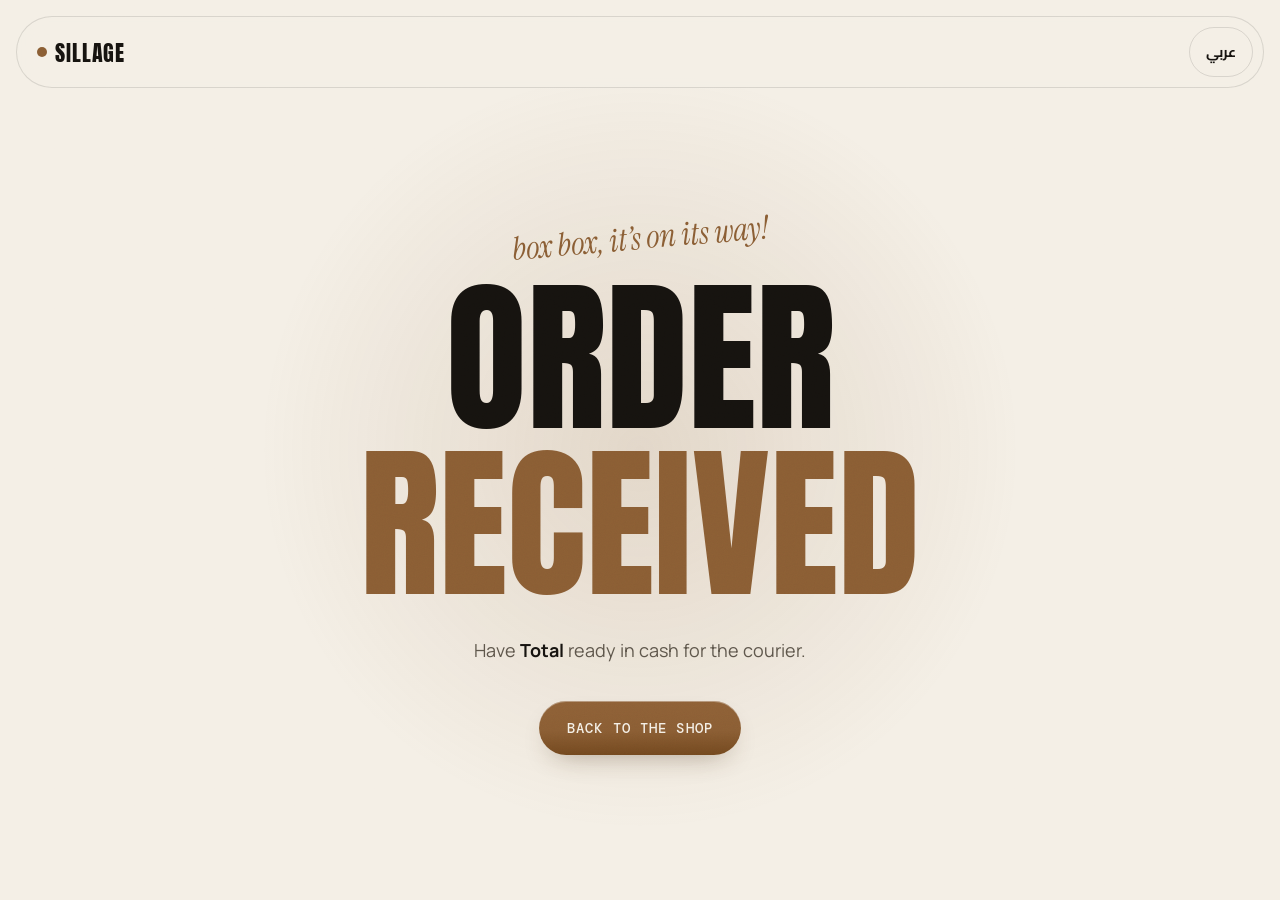
<file: success.html>
<!doctype html>
<html lang="en">
<head>
<meta charset="utf-8">
<meta name="viewport" content="width=device-width, initial-scale=1">
<title>Order received — Sillage</title>
<meta name="robots" content="noindex">
<link rel="icon" href="data:image/svg+xml,%3Csvg xmlns=%27http://www.w3.org/2000/svg%27 viewBox=%270 0 64 64%27%3E%3Crect width=%2764%27 height=%2764%27 rx=%2714%27 fill=%27%2316130f%27/%3E%3Ccircle cx=%2732%27 cy=%2732%27 r=%2711%27 fill=%27%23d9b48a%27/%3E%3C/svg%3E">
<meta name="theme-color" content="#f4efe6">
<link rel="preconnect" href="https://fonts.googleapis.com">
<link rel="preconnect" href="https://fonts.gstatic.com" crossorigin>
<link href="https://fonts.googleapis.com/css2?family=Anton&family=Aref+Ruqaa:wght@700&family=Cairo:wght@400;600;700;900&family=DM+Mono:wght@400;500&family=Manrope:wght@400;500;700&family=Instrument+Serif:ital@0;1&display=swap" rel="stylesheet">
<link rel="stylesheet" href="styles.css?v=8e4d5c79">
<script src="products.js?v=3ceaa1e1"></script>
<script src="i18n.js?v=fc83e231"></script>
<style>
body{min-height:100svh;display:grid;place-items:center;padding:120px 16px 48px;text-align:center}
body::before{content:"";position:fixed;width:70vmax;height:70vmax;border-radius:50%;background:radial-gradient(circle,rgba(139,94,52,.16),transparent 60%);top:50%;left:50%;transform:translate(-50%,-50%);z-index:-1}
.hand{font-family:var(--hand);color:var(--gold);font-size:clamp(22px,3vw,32px);transform:rotate(-5deg);display:inline-block;margin-bottom:16px}
h1{font-size:clamp(64px,13vw,200px)}
h1 span{color:var(--gold);display:block}
.order{display:inline-flex;gap:12px;align-items:center;margin-top:32px;padding:10px 12px;padding-inline-start:20px;border:1px solid var(--line);border-radius:999px}
.order b{font-family:'DM Mono',monospace;font-size:16px;color:var(--paper);letter-spacing:.06em;direction:ltr}
.order button{background:var(--ink-3);border-radius:999px;padding:8px 14px}
.order button:hover{background:var(--gold);color:var(--ink)}
p.msg{color:var(--muted);font-size:18px;line-height:1.65;max-width:46ch;margin:28px auto 36px}
p.msg strong{color:var(--paper);font-weight:700}
</style>
</head>
<body>
<nav class="nav" aria-label="Main">
  <a href="index.html" class="logo"><i></i>SILLAGE</a>
  <div class="nav-end"><button class="lang" data-lang-toggle></button></div>
</nav>
<main>
  <span class="hand" data-i18n="okHand"></span>
  <h1 class="display"><span style="color:var(--paper)" data-i18n="okTitleA"></span><span data-i18n="okTitleB"></span></h1>
  <div class="order label" id="orderBox" hidden><span data-i18n="okOrder"></span><b id="orderId"></b><button id="copy" type="button"></button></div>
  <p class="msg" id="msg"></p>
  <a class="big-btn label" href="index.html"><span data-i18n="okBack"></span></a>
</main>
<script>
const q = new URLSearchParams(location.search);
const id = q.get('order') || '', method = q.get('method') || 'cod';
const amount = Math.max(0, parseInt(q.get('total'), 10) || 0);
saveCart([]);   // the order went through, so the bag is done

function draw() {
  document.getElementById('orderBox').hidden = !id;
  document.getElementById('orderId').textContent = id;
  document.getElementById('copy').textContent = t('okCopy');
  const total = `<strong>${amount ? money(amount) : t('total')}</strong>`;
  const handle = `<strong dir="ltr">${CATALOG.instapay.replace(/[<>&"]/g, '')}</strong>`;
  document.getElementById('msg').innerHTML =
    method === 'card' ? t('okCard') : method === 'instapay' ? t('okInsta', { total, handle }) : t('okCod', { total });
}
document.getElementById('copy').onclick = async () => {
  try { await navigator.clipboard.writeText(id); document.getElementById('copy').textContent = t('okCopied'); } catch (e) {}
};
document.addEventListener('langchange', draw);
document.addEventListener('DOMContentLoaded', draw);
</script>
</body>
</html>
</file>
<file: styles.css>
/* Sillage shared styles: tokens, type, nav, bag, forms. English + Arabic (RTL). */
:root{
  --ink:#f4efe6; --ink-2:#ece5d7; --ink-3:#e1d6c3;
  --paper:#16130f; --muted:#5e564b;
  --gold:#8b5e34; --gold-dim:#6e4825; --danger:#b3261e;
  --line:rgba(22,19,15,.12);
  --display:'Anton',sans-serif; --display-w:400; --display-lh:1;
  --label:'DM Mono',ui-monospace,monospace; --track:.08em; --case:uppercase;
  --body:'Manrope',system-ui,sans-serif;
  --hand:'Instrument Serif',serif;
  --ease:cubic-bezier(.16,1,.3,1);
  color-scheme:light;
}
/* Arabic: Cairo for everything, Aref Ruqaa for the hand-written notes. Arabic letters must never be letter-spaced. */
html[lang=ar]{
  --display:'Cairo',sans-serif; --display-w:900; --display-lh:1.3;
  --label:'Cairo',sans-serif; --track:0; --case:none;
  --body:'Cairo',system-ui,sans-serif; --hand:'Aref Ruqaa',serif;
}
*{box-sizing:border-box;margin:0;padding:0}
[hidden]{display:none!important}
[id]{scroll-margin-top:104px}
html{scroll-behavior:smooth;overflow-x:clip;scrollbar-color:var(--ink-3) var(--ink)}
body{background:var(--ink);color:var(--paper);font-family:var(--body);-webkit-font-smoothing:antialiased;caret-color:var(--gold)}
a{color:inherit;text-decoration:none}
button{font:inherit;color:inherit;background:none;border:0;cursor:pointer}
::selection{background:var(--gold);color:var(--ink)}
:focus-visible{outline:2px solid var(--gold);outline-offset:3px;border-radius:6px}
::-webkit-scrollbar{width:10px}
::-webkit-scrollbar-track{background:var(--ink)}
::-webkit-scrollbar-thumb{background:var(--ink-3);border-radius:10px;border:2px solid var(--ink)}
.label{font-family:var(--label);font-size:12px;text-transform:var(--case);letter-spacing:var(--track)}
.label button{text-transform:inherit;letter-spacing:inherit;font-size:inherit}
html[lang=ar] .label{font-size:14px;font-weight:600}
.display{font-family:var(--display);font-weight:var(--display-w);text-transform:uppercase;line-height:var(--display-lh)}
[dir=rtl] .arrow{transform:scaleX(-1)}

/* ---------- NAV ---------- */
.nav{position:fixed;inset:16px 16px auto;z-index:50;display:flex;align-items:center;justify-content:space-between;gap:12px;
  padding:10px;padding-inline-start:20px;border-radius:999px;background:rgba(244,239,230,.84);backdrop-filter:blur(14px);border:1px solid var(--line)}
.logo{font-family:'Anton',sans-serif;font-size:22px;letter-spacing:.04em;display:flex;align-items:center;gap:8px}
.logo i{width:10px;height:10px;border-radius:50%;background:var(--gold);display:inline-block}
.nav ul{display:flex;gap:28px;list-style:none}
.nav ul a{color:var(--muted);transition:color .2s}
.nav ul a:hover{color:var(--gold)}
.nav-end{display:flex;gap:8px;align-items:center}
.lang{border:1px solid var(--line);border-radius:999px;padding:11px 16px;font-size:14px;transition:border-color .2s}
.lang:hover{border-color:var(--paper)}
.lang:lang(ar){font-family:'Cairo',sans-serif;font-weight:700}
.lang:lang(en){font-family:'DM Mono',monospace;font-size:12px;text-transform:uppercase;letter-spacing:.08em}
.pill{background:var(--gold);color:var(--ink);font-weight:500;padding:12px 18px;border-radius:999px;display:inline-flex;gap:10px;align-items:center;transition:transform .2s var(--ease)}
.pill:hover{transform:scale(1.04)}
.pill b{background:var(--ink);color:var(--gold);border-radius:999px;min-width:22px;height:22px;display:grid;place-items:center;font-size:11px;padding:0 6px}

/* ---------- BUTTONS ---------- */
.big-btn{background:var(--gold);color:var(--ink);font-weight:500;font-size:14px;padding:18px 28px;border-radius:999px;display:inline-flex;gap:12px;align-items:center;justify-content:center;transition:gap .3s var(--ease),background .2s}
.big-btn:hover{gap:20px}
.big-btn:disabled{opacity:.55;cursor:progress}

/* ---------- BAG DRAWER ---------- */
.scrim{position:fixed;inset:0;background:rgba(0,0,0,.6);opacity:0;pointer-events:none;transition:opacity .3s;z-index:60}
.drawer{position:fixed;top:0;inset-inline-end:0;height:100%;width:min(440px,100%);background:var(--ink-2);z-index:61;transform:translateX(100%);
  transition:transform .5s var(--ease);display:flex;flex-direction:column;border-inline-start:1px solid var(--line)}
[dir=rtl] .drawer{transform:translateX(-100%)}
body.cart-open .scrim{opacity:1;pointer-events:auto}
body.cart-open .drawer{transform:none}
.drawer header{display:flex;justify-content:space-between;align-items:center;padding:24px;border-bottom:1px solid var(--line)}
.drawer header h3{font-size:36px}
.close{border:1px solid var(--line);border-radius:999px;padding:8px 14px;display:inline-flex;gap:8px;align-items:center}
.items{flex:1;overflow:auto;padding:8px 24px}
.item{display:grid;grid-template-columns:52px 1fr auto;gap:14px;align-items:center;padding:16px 0;border-bottom:1px solid var(--line)}
.item .sw{width:52px;height:52px;border-radius:12px;display:grid;place-items:center}
.item .sw svg{width:16px}
.item .sw.photo{background:#fffdf9;overflow:hidden}
.item .sw.photo img{width:100%;height:100%;object-fit:contain}
.item h6{font-family:var(--display);font-weight:var(--display-w);font-size:20px;text-transform:uppercase;line-height:1.1}
.item small{color:var(--muted)}
.qty{display:flex;align-items:center;gap:10px;margin-top:6px}
.qty button{width:34px;height:34px;border:1px solid var(--line);border-radius:10px;display:grid;place-items:center}
.qty button:hover{border-color:var(--paper)}
.item .p{font-family:var(--display);font-weight:var(--display-w);font-size:20px;white-space:nowrap}
.empty{text-align:center;padding:60px 0;color:var(--muted)}
.empty b{display:block;font-family:var(--hand);color:var(--gold);font-size:26px;font-weight:400;margin-bottom:8px}
.drawer footer{padding:24px;border-top:1px solid var(--line)}
.ship-bar{color:var(--muted);margin-bottom:8px}
.bar{height:4px;background:var(--ink-3);border-radius:4px;overflow:hidden;margin-bottom:20px}
.bar i{display:block;height:100%;background:var(--gold);width:0;transition:width .5s var(--ease)}
.total{display:flex;justify-content:space-between;align-items:baseline;margin-bottom:16px}
.total span{color:var(--muted)}
.total b{font-family:var(--display);font-weight:var(--display-w);font-size:36px}
.drawer .big-btn{width:100%}
.note{color:var(--muted);text-align:center;margin-top:12px}

/* ---------- TOAST ---------- */
.toast{position:fixed;bottom:24px;left:50%;transform:translate(-50%,140px);background:var(--gold);color:var(--ink);padding:14px 22px;border-radius:999px;
  font-size:14px;z-index:70;transition:transform .4s var(--ease);max-width:calc(100% - 32px);text-align:center}
.toast.show{transform:translate(-50%,0)}

@media (max-width:860px){ .nav ul{display:none} }
@media (prefers-reduced-motion:reduce){ *{animation:none!important;transition:none!important} }

/* ---------- PREMIUM FINISH ---------- */
:root{--navy:#1d2a4a}
/* hand-written notes become an italic serif in English; Arabic keeps its calligraphic Ruqaa */
.scribble,.scrawl,.empty b,.hand{font-style:italic;font-weight:400}
html[lang=ar] :is(.scribble,.scrawl,.empty b,.hand){font-style:normal;font-weight:700}
/* fine film grain over everything, like printed card stock */
body::after{content:"";position:fixed;inset:0;pointer-events:none;z-index:90;opacity:.05;mix-blend-mode:overlay;
  background-image:url("data:image/svg+xml,%3Csvg xmlns='http://www.w3.org/2000/svg' width='160' height='160'%3E%3Cfilter id='n'%3E%3CfeTurbulence type='fractalNoise' baseFrequency='.9' numOctaves='2' stitchTiles='stitch'/%3E%3C/filter%3E%3Crect width='100%25' height='100%25' filter='url(%23n)'/%3E%3C/svg%3E")}
/* champagne buttons get a slow light sweep on hover, like foil catching light */
.pill,.big-btn{position:relative;overflow:hidden;background:linear-gradient(180deg,#8f6137,var(--gold) 55%,#74491f);box-shadow:0 1px 0 rgba(255,255,255,.35) inset,0 12px 28px -14px rgba(70,45,15,.45)}
.pill::after,.big-btn::after{content:"";position:absolute;inset:0;background:linear-gradient(105deg,transparent 35%,rgba(255,255,255,.55) 50%,transparent 65%);transform:translateX(-120%);transition:transform .9s var(--ease)}
.pill:hover::after,.big-btn:hover::after{transform:translateX(120%)}
.pill > *,.big-btn > *{position:relative;z-index:1}
</file>
